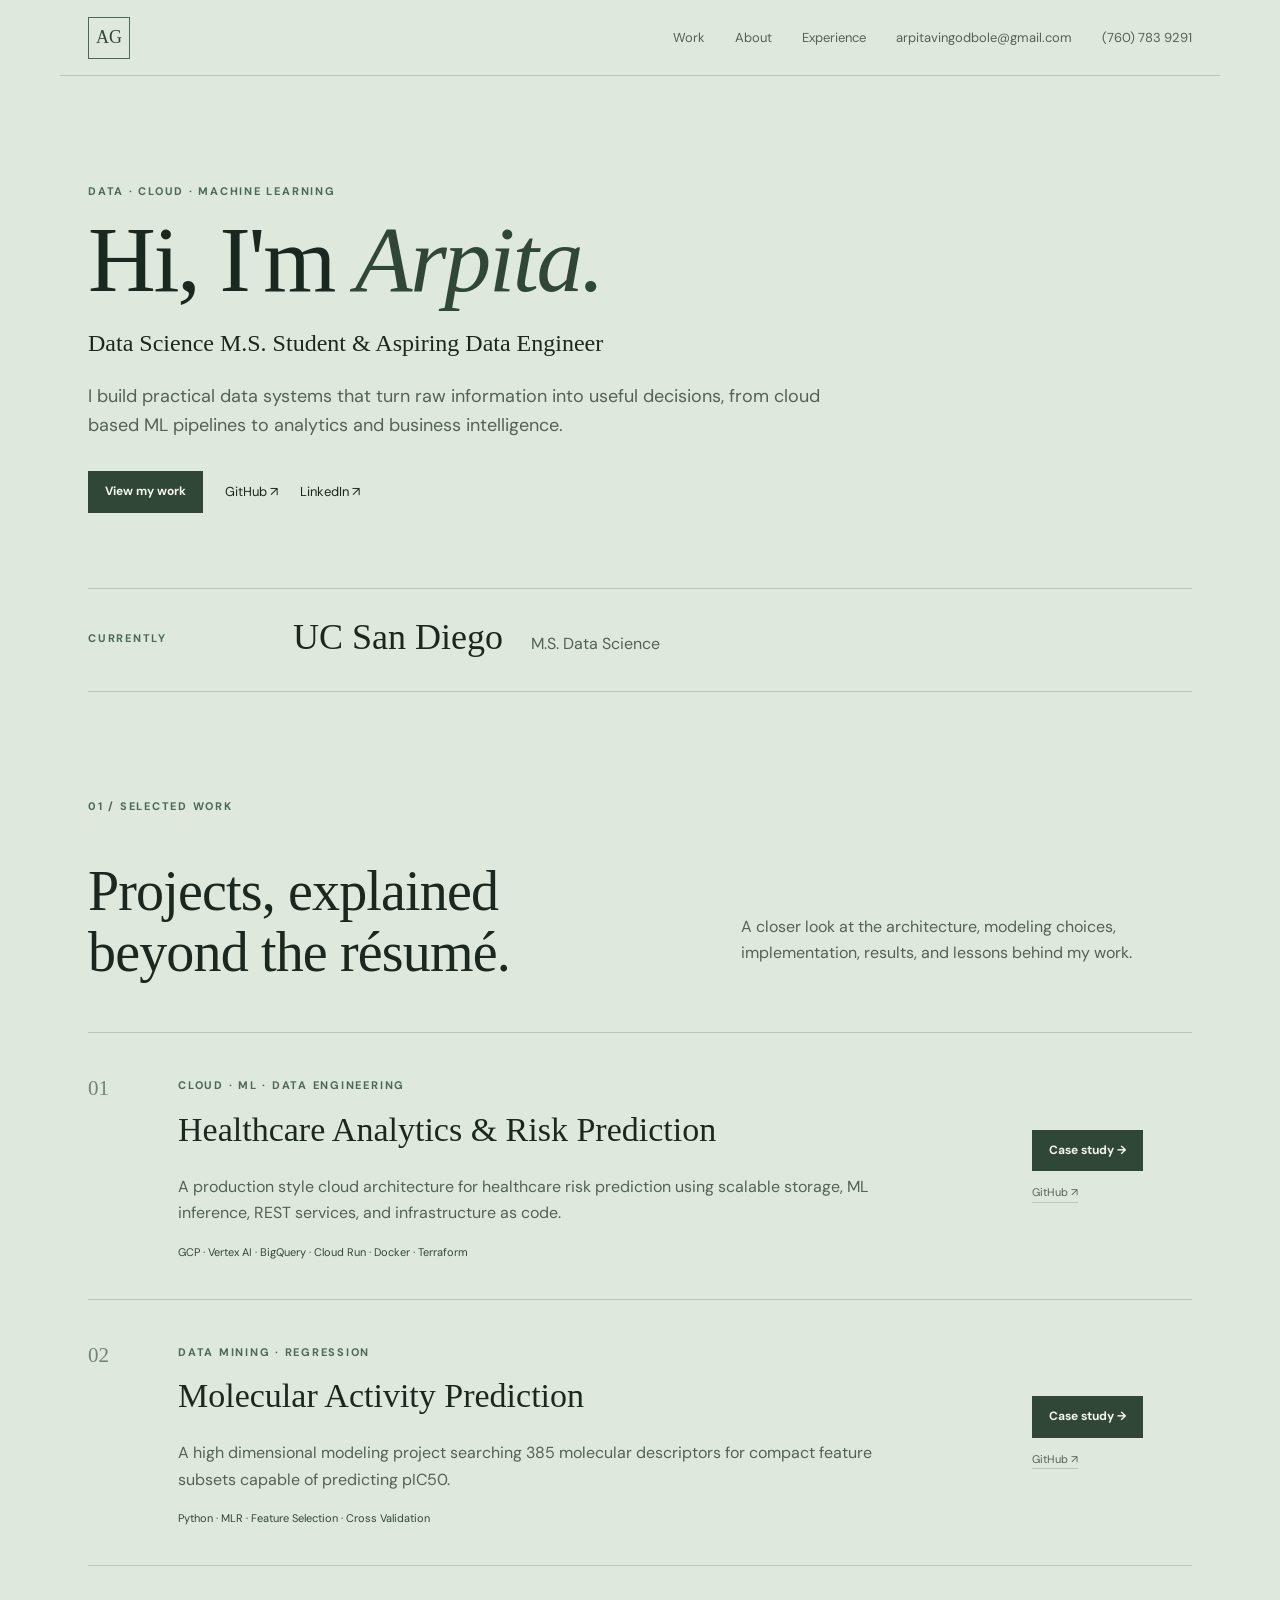
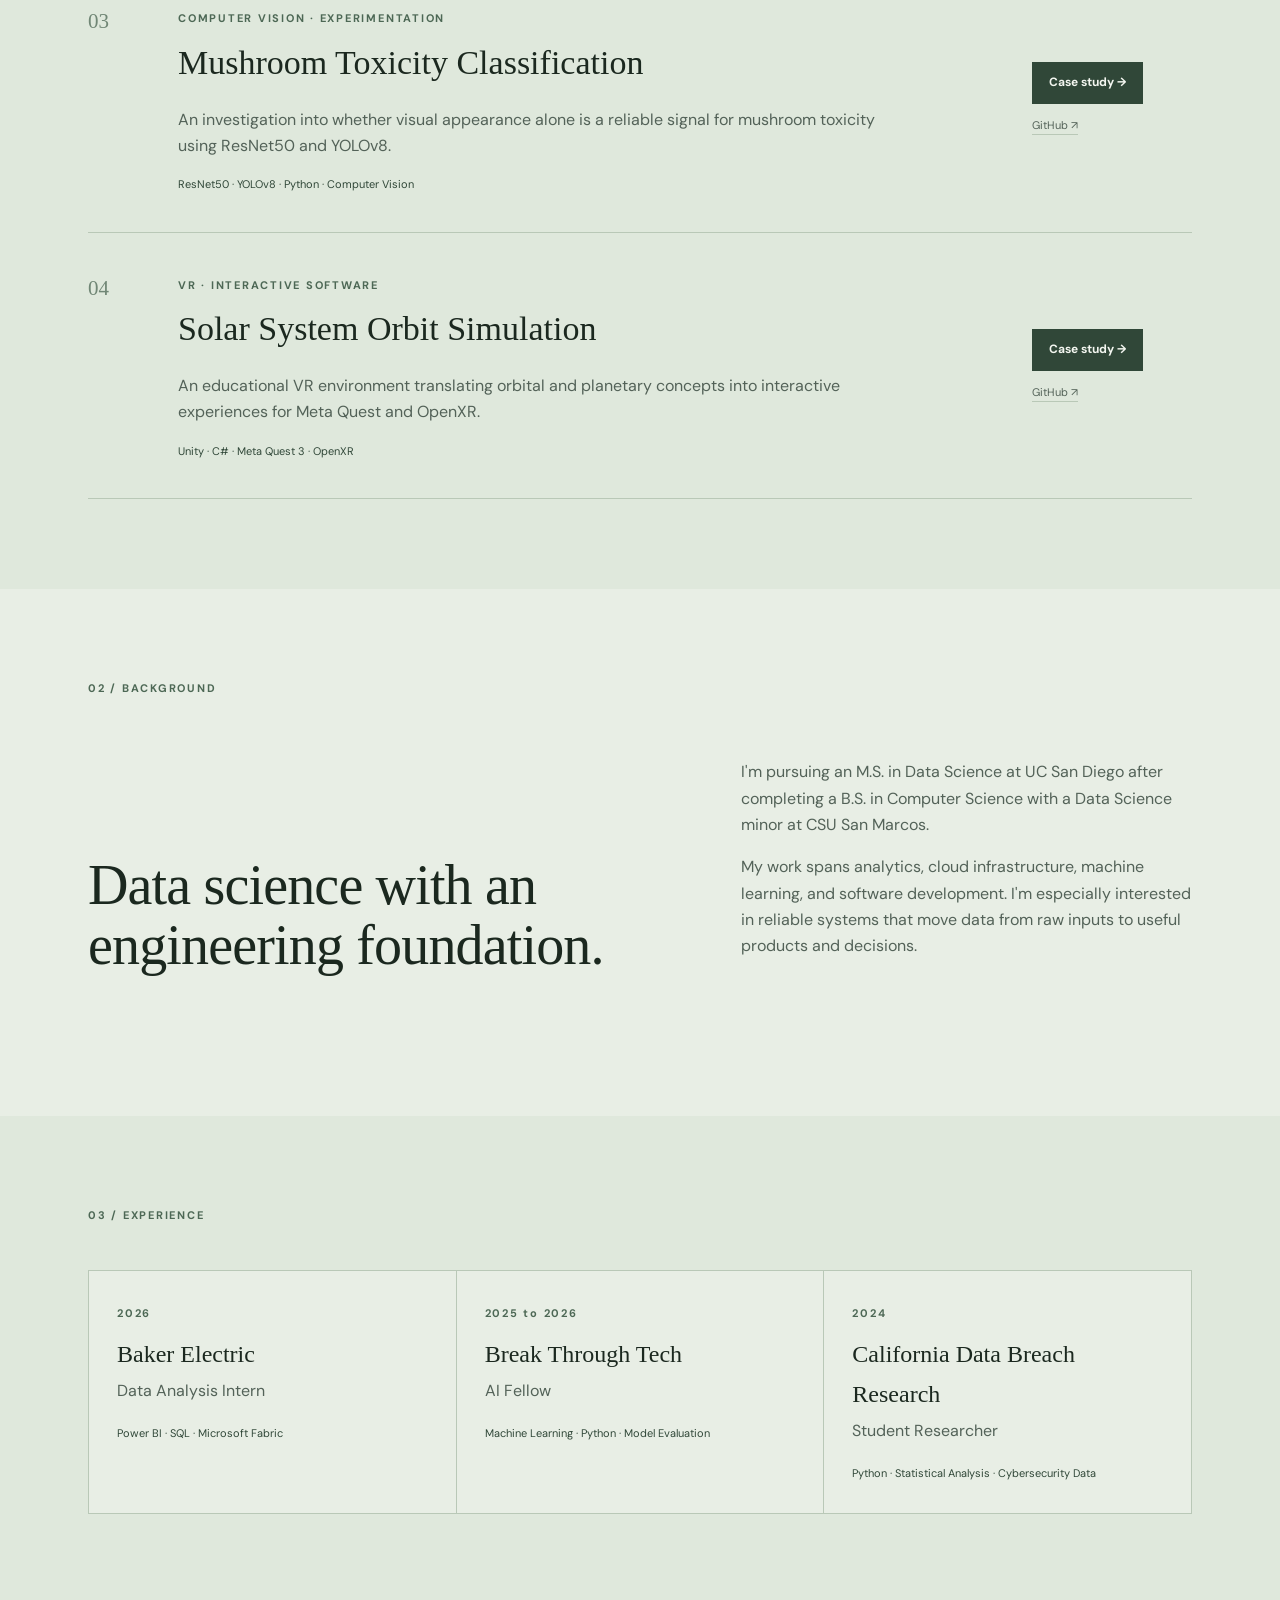
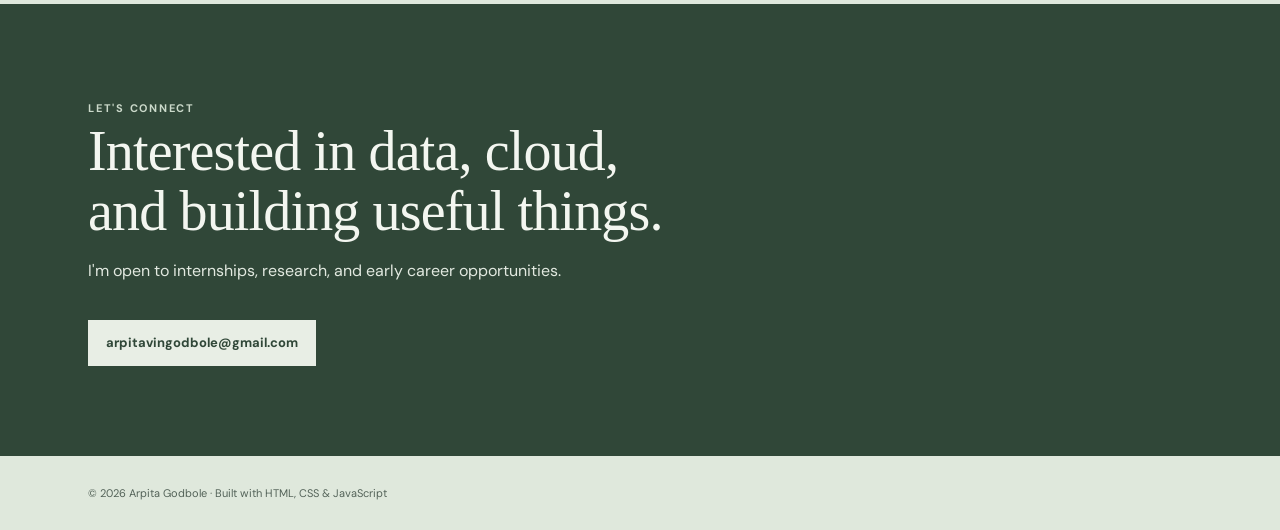
<file: index.html>
<!doctype html><html lang="en"><head><meta charset="utf-8"><meta name="viewport" content="width=device-width,initial-scale=1"><meta name="description" content="Arpita Godbole | Data Science, data engineering, cloud and machine learning portfolio"><title>Arpita Godbole | Data Science</title><link rel="preconnect" href="https://fonts.googleapis.com"><link rel="preconnect" href="https://fonts.gstatic.com" crossorigin><link href="https://fonts.googleapis.com/css2?family=DM+Sans:wght@400;500;600;700&family=DM+Serif+Display&display=swap" rel="stylesheet"><link rel="stylesheet" href="style.css"></head><body><header><a class="brand" href="#top">AG</a><nav><a href="#work">Work</a><a href="#about">About</a><a href="#experience">Experience</a><a href="mailto:arpitavingodbole@gmail.com">arpitavingodbole@gmail.com</a><a href="tel:+17607839291">(760) 783 9291</a></nav></header><main id="top"><section class="hero"><div><p class="eyebrow">DATA · CLOUD · MACHINE LEARNING</p><h1>Hi, I'm <em>Arpita.</em></h1><h2>Data Science M.S. Student &amp; Aspiring Data Engineer</h2><p class="lead">I build practical data systems that turn raw information into useful decisions, from cloud based ML pipelines to analytics and business intelligence.</p><div class="actions"><a class="button" href="#work">View my work</a><a href="https://github.com/arpitag2025" target="_blank">GitHub ↗</a><a href="https://www.linkedin.com/in/arpitagodbole04" target="_blank">LinkedIn ↗</a></div></div></section><section class="currently"><p class="eyebrow">CURRENTLY</p><div class="currently-line"><h2>UC San Diego</h2><p>M.S. Data Science</p></div></section><section id="work" class="section"><p class="label">01 / SELECTED WORK</p><div class="intro"><h2>Projects, explained beyond the résumé.</h2><p>A closer look at the architecture, modeling choices, implementation, results, and lessons behind my work.</p></div><div class="projects"><article><b>01</b><div><small>CLOUD · ML · DATA ENGINEERING</small><h3>Healthcare Analytics &amp; Risk Prediction</h3><p>A production style cloud architecture for healthcare risk prediction using scalable storage, ML inference, REST services, and infrastructure as code.</p><div class="tags">GCP · Vertex AI · BigQuery · Cloud Run · Docker · Terraform</div></div><div><a class="button" href="healthcare.html">Case study →</a><a class="repo" href="https://github.com/arpitag2025/RiskPredictionSystem">GitHub ↗</a></div></article><article><b>02</b><div><small>DATA MINING · REGRESSION</small><h3>Molecular Activity Prediction</h3><p>A high dimensional modeling project searching 385 molecular descriptors for compact feature subsets capable of predicting pIC50.</p><div class="tags">Python · MLR · Feature Selection · Cross Validation</div></div><div><a class="button" href="molecular.html">Case study →</a><a class="repo" href="https://github.com/arpitag2025/molecular-activity-prediction">GitHub ↗</a></div></article><article><b>03</b><div><small>COMPUTER VISION · EXPERIMENTATION</small><h3>Mushroom Toxicity Classification</h3><p>An investigation into whether visual appearance alone is a reliable signal for mushroom toxicity using ResNet50 and YOLOv8.</p><div class="tags">ResNet50 · YOLOv8 · Python · Computer Vision</div></div><div><a class="button" href="mushroom.html">Case study →</a><a class="repo" href="https://github.com/arpitag2025/Mushroom-Toxicity-Classification">GitHub ↗</a></div></article><article><b>04</b><div><small>VR · INTERACTIVE SOFTWARE</small><h3>Solar System Orbit Simulation</h3><p>An educational VR environment translating orbital and planetary concepts into interactive experiences for Meta Quest and OpenXR.</p><div class="tags">Unity · C# · Meta Quest 3 · OpenXR</div></div><div><a class="button" href="orbit.html">Case study →</a><a class="repo" href="https://github.com/arpitag2025/FALL2025-VR-Orbit-Simulation">GitHub ↗</a></div></article></div></section><section id="about" class="section pale"><p class="label">02 / BACKGROUND</p><div class="two"><h2>Data science with an engineering foundation.</h2><div><p>I'm pursuing an M.S. in Data Science at UC San Diego after completing a B.S. in Computer Science with a Data Science minor at CSU San Marcos.</p><p>My work spans analytics, cloud infrastructure, machine learning, and software development. I'm especially interested in reliable systems that move data from raw inputs to useful products and decisions.</p></div></div></section><section id="experience" class="section"><p class="label">03 / EXPERIENCE</p><div class="experience"><article><small>2026</small><h3>Baker Electric</h3><p>Data Analysis Intern</p><span>Power BI · SQL · Microsoft Fabric</span></article><article><small>2025 to 2026</small><h3>Break Through Tech</h3><p>AI Fellow</p><span>Machine Learning · Python · Model Evaluation</span></article><article><small>2024</small><h3>California Data Breach Research</h3><p>Student Researcher</p><span>Python · Statistical Analysis · Cybersecurity Data</span></article></div></section><section class="contact"><small>LET'S CONNECT</small><h2>Interested in data, cloud,<br>and building useful things.</h2><p>I'm open to internships, research, and early career opportunities.</p><a class="white" href="mailto:arpitavingodbole@gmail.com">arpitavingodbole@gmail.com</a></section></main><footer>© <span id="year"></span> Arpita Godbole · Built with HTML, CSS &amp; JavaScript</footer><script src="script.js"></script></body></html>
</file>
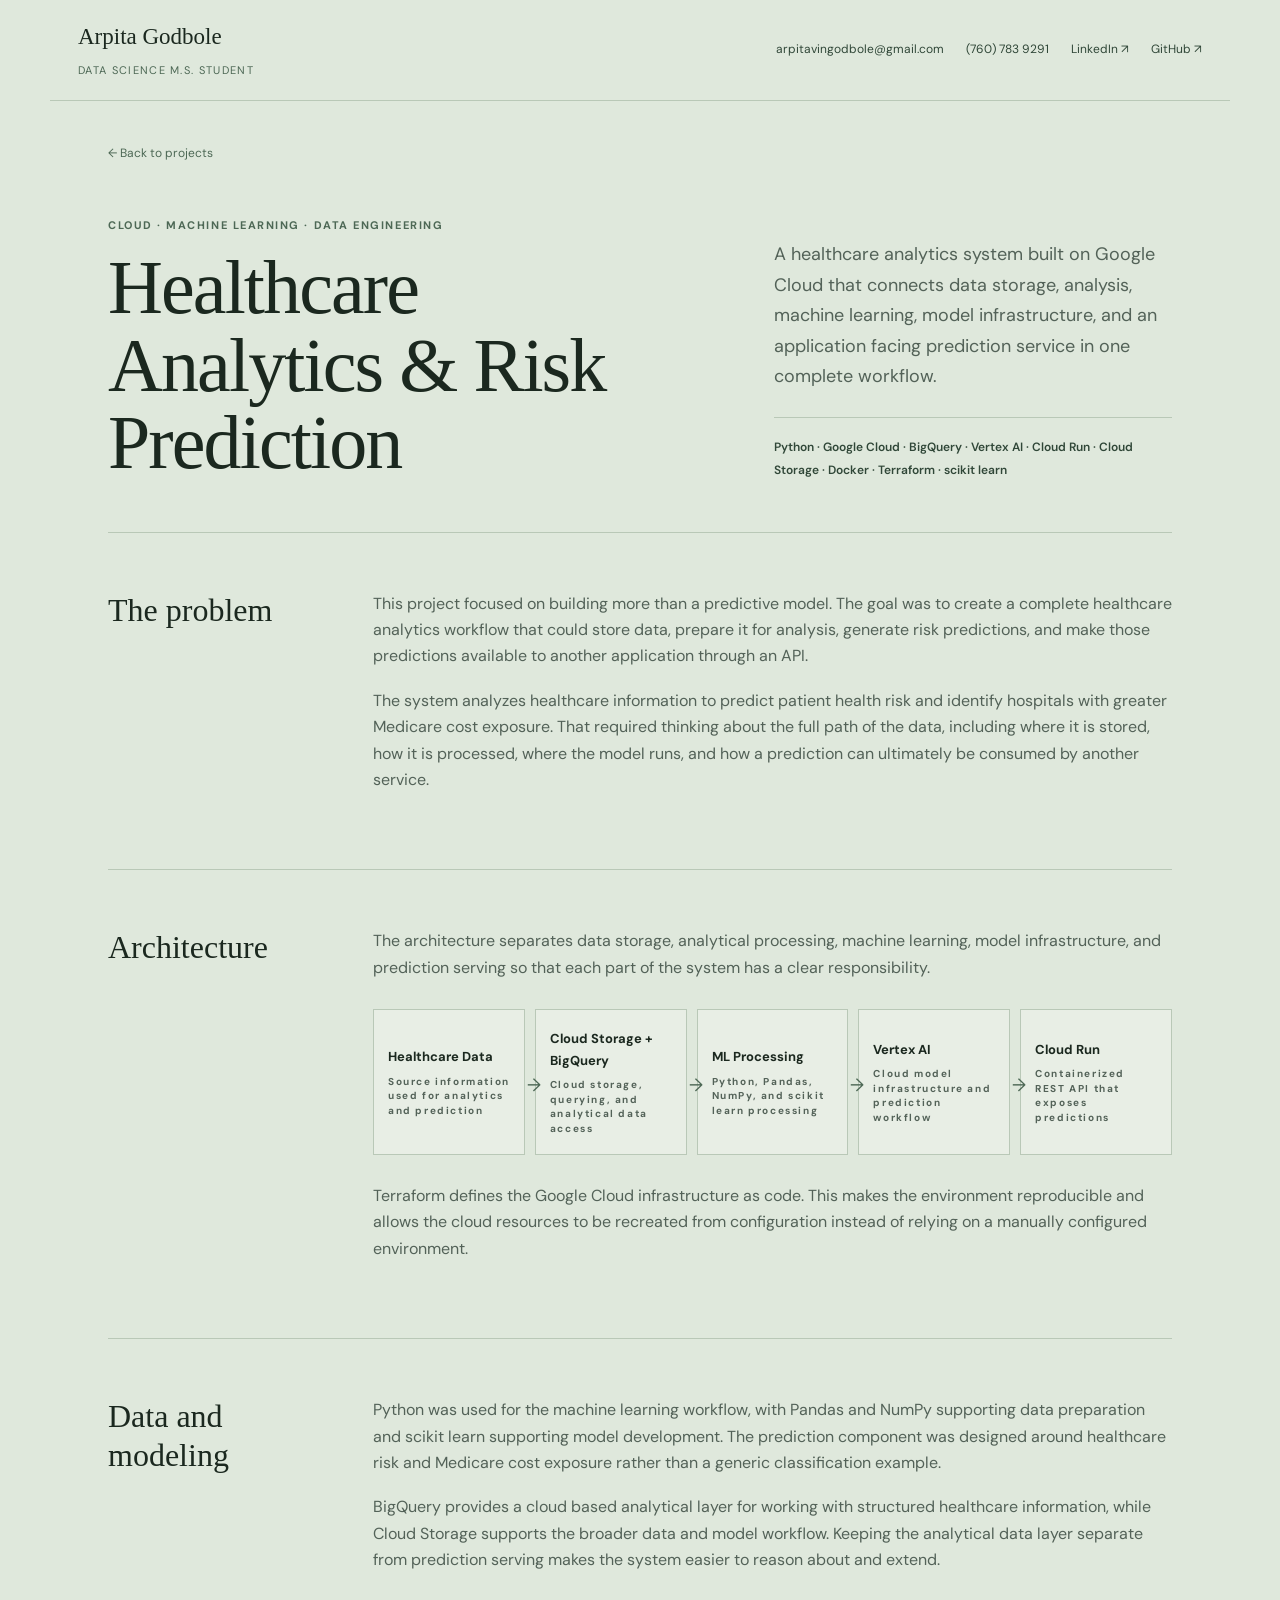
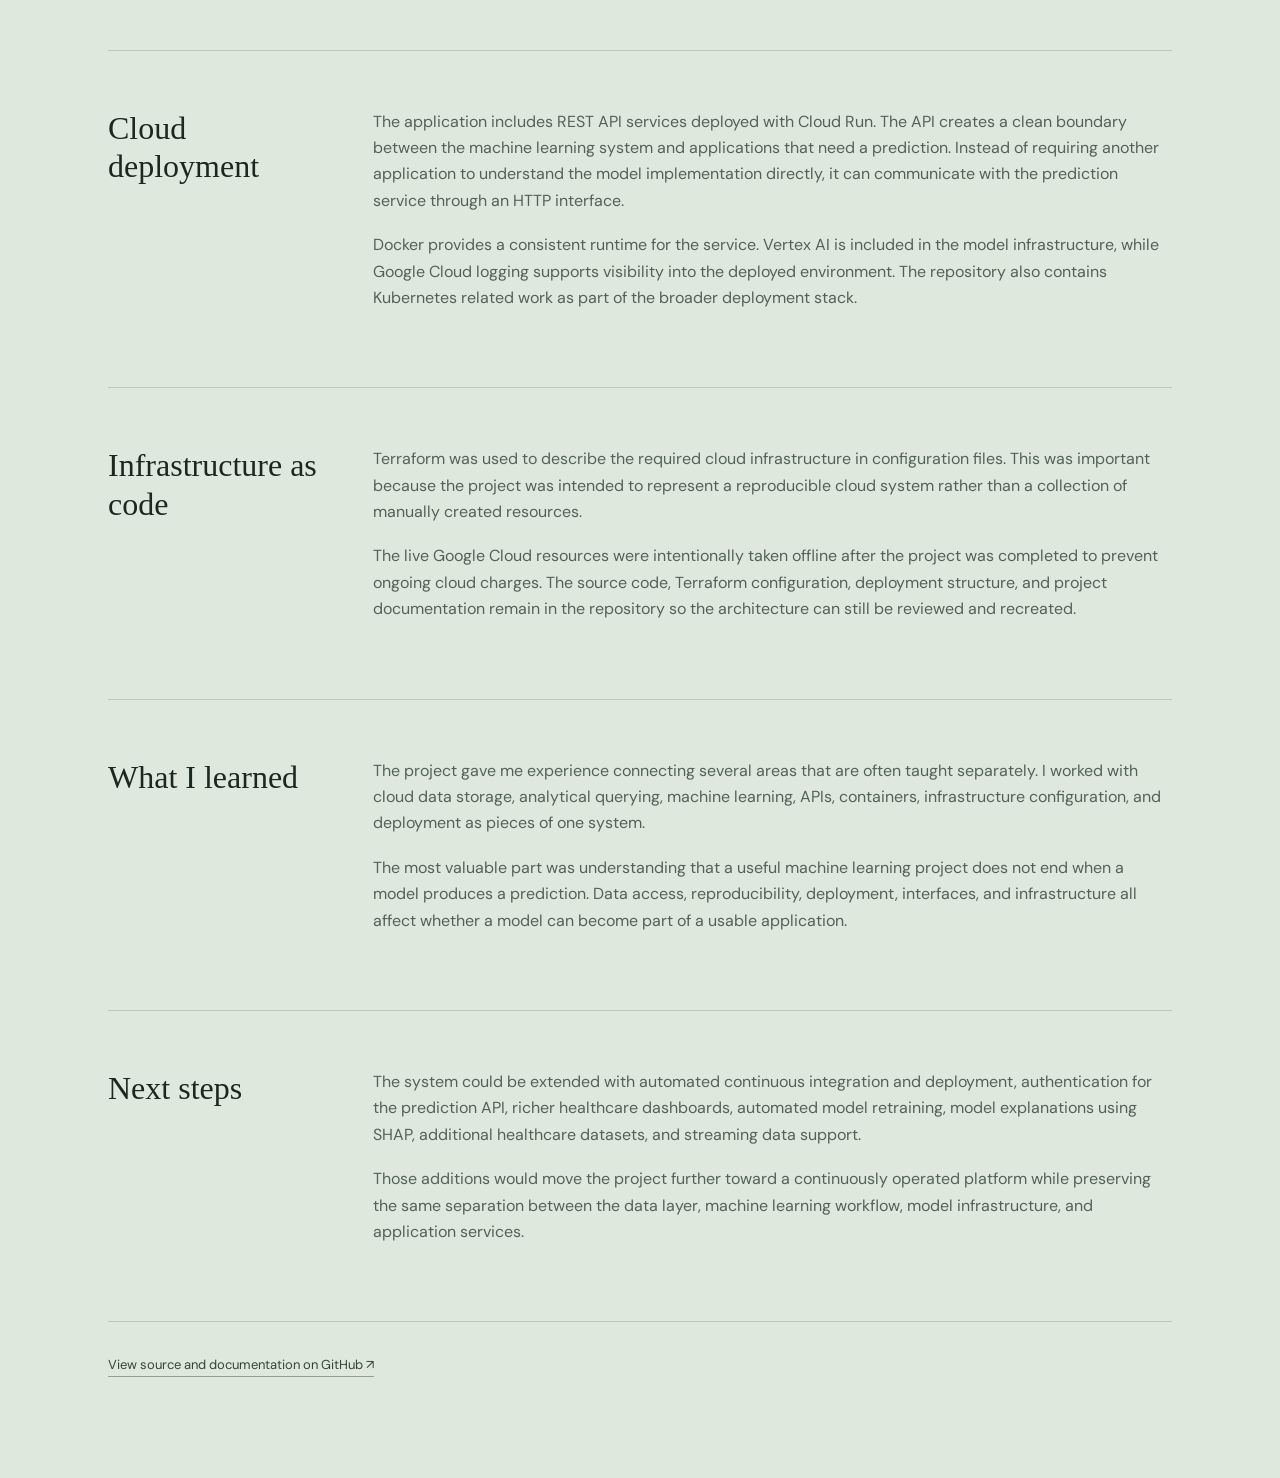
<file: healthcare.html>
<!doctype html><html><head><meta charset="utf-8"><meta name="viewport" content="width=device-width,initial-scale=1"><title>Healthcare Risk Prediction | Arpita Godbole</title><link rel="stylesheet" href="style.css"><link href="https://fonts.googleapis.com/css2?family=DM+Sans:wght@400;500;600;700&family=DM+Serif+Display&display=swap" rel="stylesheet"></head><body><header class="sitebar"><div class="identity"><strong>Arpita Godbole</strong><span>DATA SCIENCE M.S. STUDENT</span></div><div class="contact-top"><a href="mailto:arpitavingodbole@gmail.com">arpitavingodbole@gmail.com</a><a href="tel:+17607839291">(760) 783 9291</a><a href="https://www.linkedin.com/in/arpitagodbole04" target="_blank">LinkedIn ↗</a><a href="https://github.com/arpitag2025" target="_blank">GitHub ↗</a></div></header><main class="case"><a class="back" href="index.html#work">← Back to projects</a><header class="casehead"><div class="case-title"><small>CLOUD · MACHINE LEARNING · DATA ENGINEERING</small><h1>Healthcare Analytics &amp; Risk Prediction</h1></div><div class="case-summary"><p class="lead">A healthcare analytics system built on Google Cloud that connects data storage, analysis, machine learning, model infrastructure, and an application facing prediction service in one complete workflow.</p><p class="hero-tech">Python · Google Cloud · BigQuery · Vertex AI · Cloud Run · Cloud Storage · Docker · Terraform · scikit learn</p></div></header><section><h2>The problem</h2><div class="copy"><p>This project focused on building more than a predictive model. The goal was to create a complete healthcare analytics workflow that could store data, prepare it for analysis, generate risk predictions, and make those predictions available to another application through an API.</p><p>The system analyzes healthcare information to predict patient health risk and identify hospitals with greater Medicare cost exposure. That required thinking about the full path of the data, including where it is stored, how it is processed, where the model runs, and how a prediction can ultimately be consumed by another service.</p></div></section><section><h2>Architecture</h2><div class="copy"><p>The architecture separates data storage, analytical processing, machine learning, model infrastructure, and prediction serving so that each part of the system has a clear responsibility.</p><div class="architecture"><div class="arch-node"><b>Healthcare Data</b><small>Source information used for analytics and prediction</small></div><div class="arch-node"><b>Cloud Storage + BigQuery</b><small>Cloud storage, querying, and analytical data access</small></div><div class="arch-node"><b>ML Processing</b><small>Python, Pandas, NumPy, and scikit learn processing</small></div><div class="arch-node"><b>Vertex AI</b><small>Cloud model infrastructure and prediction workflow</small></div><div class="arch-node"><b>Cloud Run</b><small>Containerized REST API that exposes predictions</small></div></div><p>Terraform defines the Google Cloud infrastructure as code. This makes the environment reproducible and allows the cloud resources to be recreated from configuration instead of relying on a manually configured environment.</p></div></section><section><h2>Data and modeling</h2><div class="copy"><p>Python was used for the machine learning workflow, with Pandas and NumPy supporting data preparation and scikit learn supporting model development. The prediction component was designed around healthcare risk and Medicare cost exposure rather than a generic classification example.</p><p>BigQuery provides a cloud based analytical layer for working with structured healthcare information, while Cloud Storage supports the broader data and model workflow. Keeping the analytical data layer separate from prediction serving makes the system easier to reason about and extend.</p></div></section><section><h2>Cloud deployment</h2><div class="copy"><p>The application includes REST API services deployed with Cloud Run. The API creates a clean boundary between the machine learning system and applications that need a prediction. Instead of requiring another application to understand the model implementation directly, it can communicate with the prediction service through an HTTP interface.</p><p>Docker provides a consistent runtime for the service. Vertex AI is included in the model infrastructure, while Google Cloud logging supports visibility into the deployed environment. The repository also contains Kubernetes related work as part of the broader deployment stack.</p></div></section><section><h2>Infrastructure as code</h2><div class="copy"><p>Terraform was used to describe the required cloud infrastructure in configuration files. This was important because the project was intended to represent a reproducible cloud system rather than a collection of manually created resources.</p><p>The live Google Cloud resources were intentionally taken offline after the project was completed to prevent ongoing cloud charges. The source code, Terraform configuration, deployment structure, and project documentation remain in the repository so the architecture can still be reviewed and recreated.</p></div></section><section><h2>What I learned</h2><div class="copy"><p>The project gave me experience connecting several areas that are often taught separately. I worked with cloud data storage, analytical querying, machine learning, APIs, containers, infrastructure configuration, and deployment as pieces of one system.</p><p>The most valuable part was understanding that a useful machine learning project does not end when a model produces a prediction. Data access, reproducibility, deployment, interfaces, and infrastructure all affect whether a model can become part of a usable application.</p></div></section><section><h2>Next steps</h2><div class="copy"><p>The system could be extended with automated continuous integration and deployment, authentication for the prediction API, richer healthcare dashboards, automated model retraining, model explanations using SHAP, additional healthcare datasets, and streaming data support.</p><p>Those additions would move the project further toward a continuously operated platform while preserving the same separation between the data layer, machine learning workflow, model infrastructure, and application services.</p></div></section><a class="source" href="https://github.com/arpitag2025/RiskPredictionSystem" target="_blank">View source and documentation on GitHub ↗</a></main></body></html>
</file>
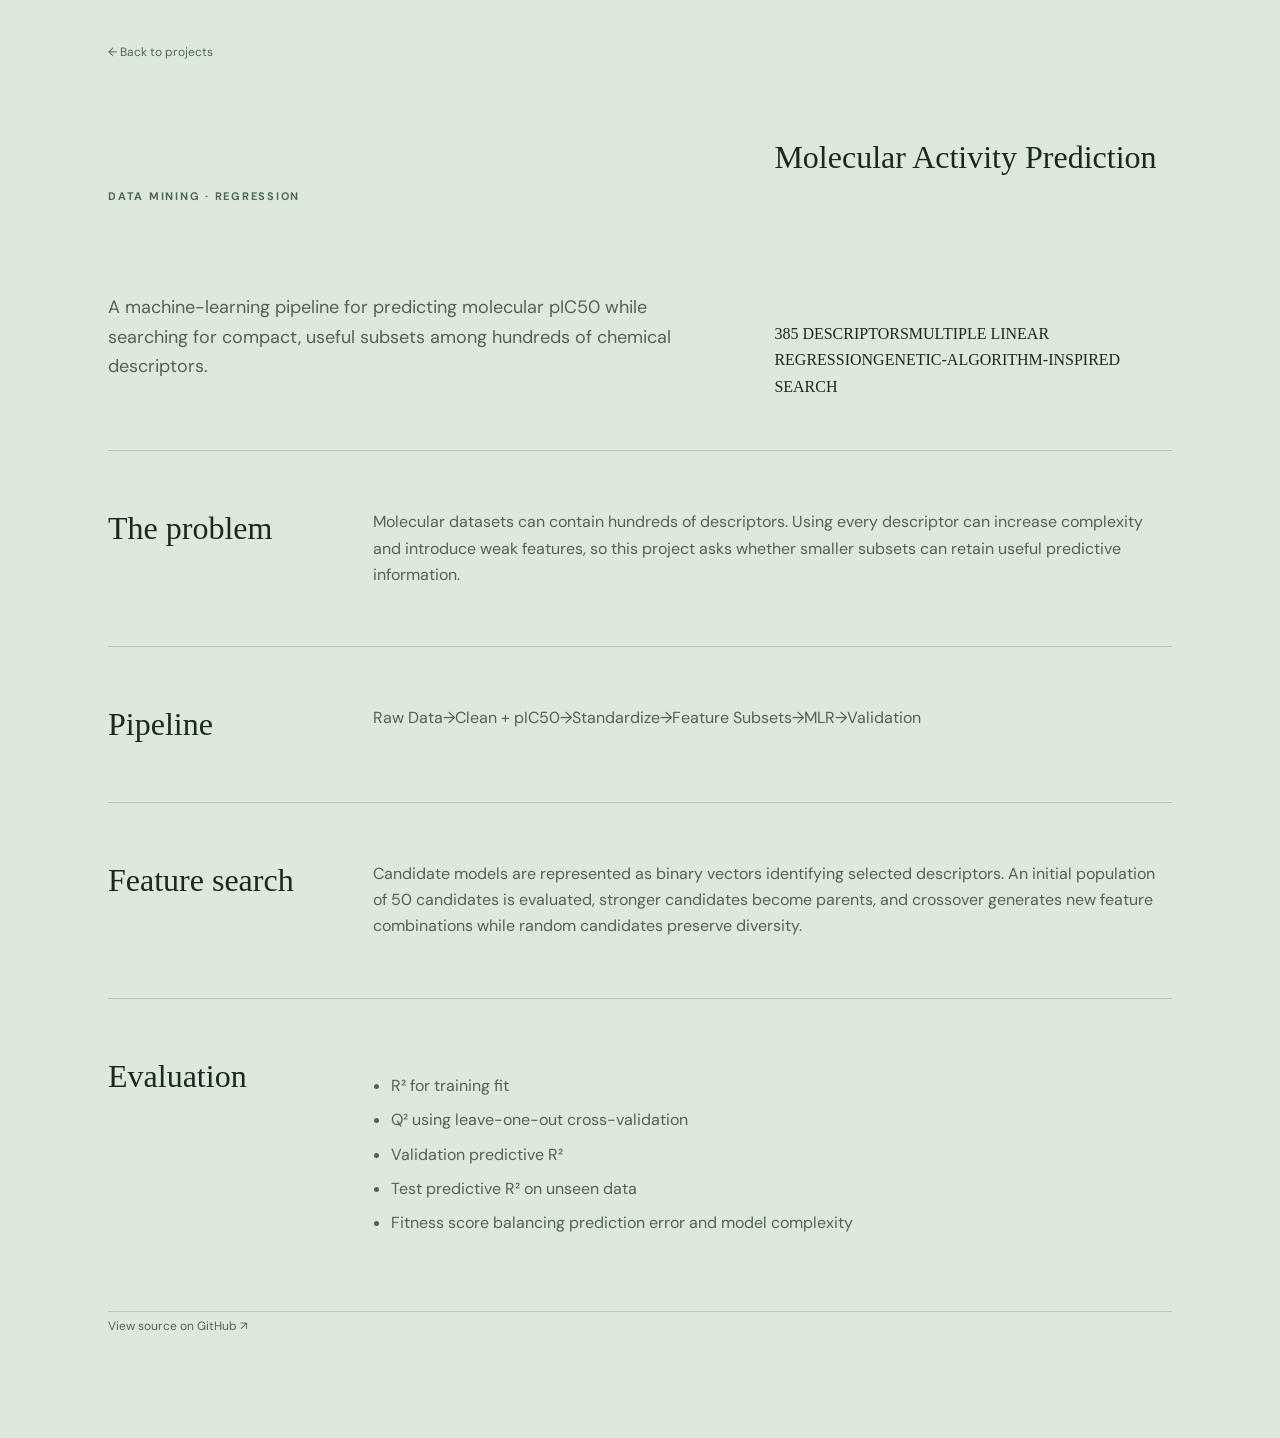
<file: molecular.html>
<!doctype html><html><head><meta charset="utf-8"><meta name="viewport" content="width=device-width,initial-scale=1"><title>Molecular Activity Prediction | Arpita Godbole</title><link rel="stylesheet" href="style.css"><link href="https://fonts.googleapis.com/css2?family=DM+Sans:wght@400;500;600;700&family=DM+Serif+Display&display=swap" rel="stylesheet"></head><body><main class="case"><a class="back" href="index.html#work">← Back to projects</a><header class="casehead"><small>DATA MINING · REGRESSION</small><h1>Molecular Activity Prediction</h1><p class="lead">A machine-learning pipeline for predicting molecular pIC50 while searching for compact, useful subsets among hundreds of chemical descriptors.</p><div class="meta"><span>385 DESCRIPTORS</span><span>MULTIPLE LINEAR REGRESSION</span><span>GENETIC-ALGORITHM-INSPIRED SEARCH</span></div></header><section><h2>The problem</h2><div class="copy">Molecular datasets can contain hundreds of descriptors. Using every descriptor can increase complexity and introduce weak features, so this project asks whether smaller subsets can retain useful predictive information.</div></section><section><h2>Pipeline</h2><div class="copy"><div class="flow"><span>Raw Data</span>→<span>Clean + pIC50</span>→<span>Standardize</span>→<span>Feature Subsets</span>→<span>MLR</span>→<span>Validation</span></div></div></section><section><h2>Feature search</h2><div class="copy">Candidate models are represented as binary vectors identifying selected descriptors. An initial population of 50 candidates is evaluated, stronger candidates become parents, and crossover generates new feature combinations while random candidates preserve diversity.</div></section><section><h2>Evaluation</h2><div class="copy"><ul><li>R² for training fit</li><li>Q² using leave-one-out cross-validation</li><li>Validation predictive R²</li><li>Test predictive R² on unseen data</li><li>Fitness score balancing prediction error and model complexity</li></ul></div></section><a class="back" href="https://github.com/arpitag2025/molecular-activity-prediction">View source on GitHub ↗</a></main></body></html>
</file>
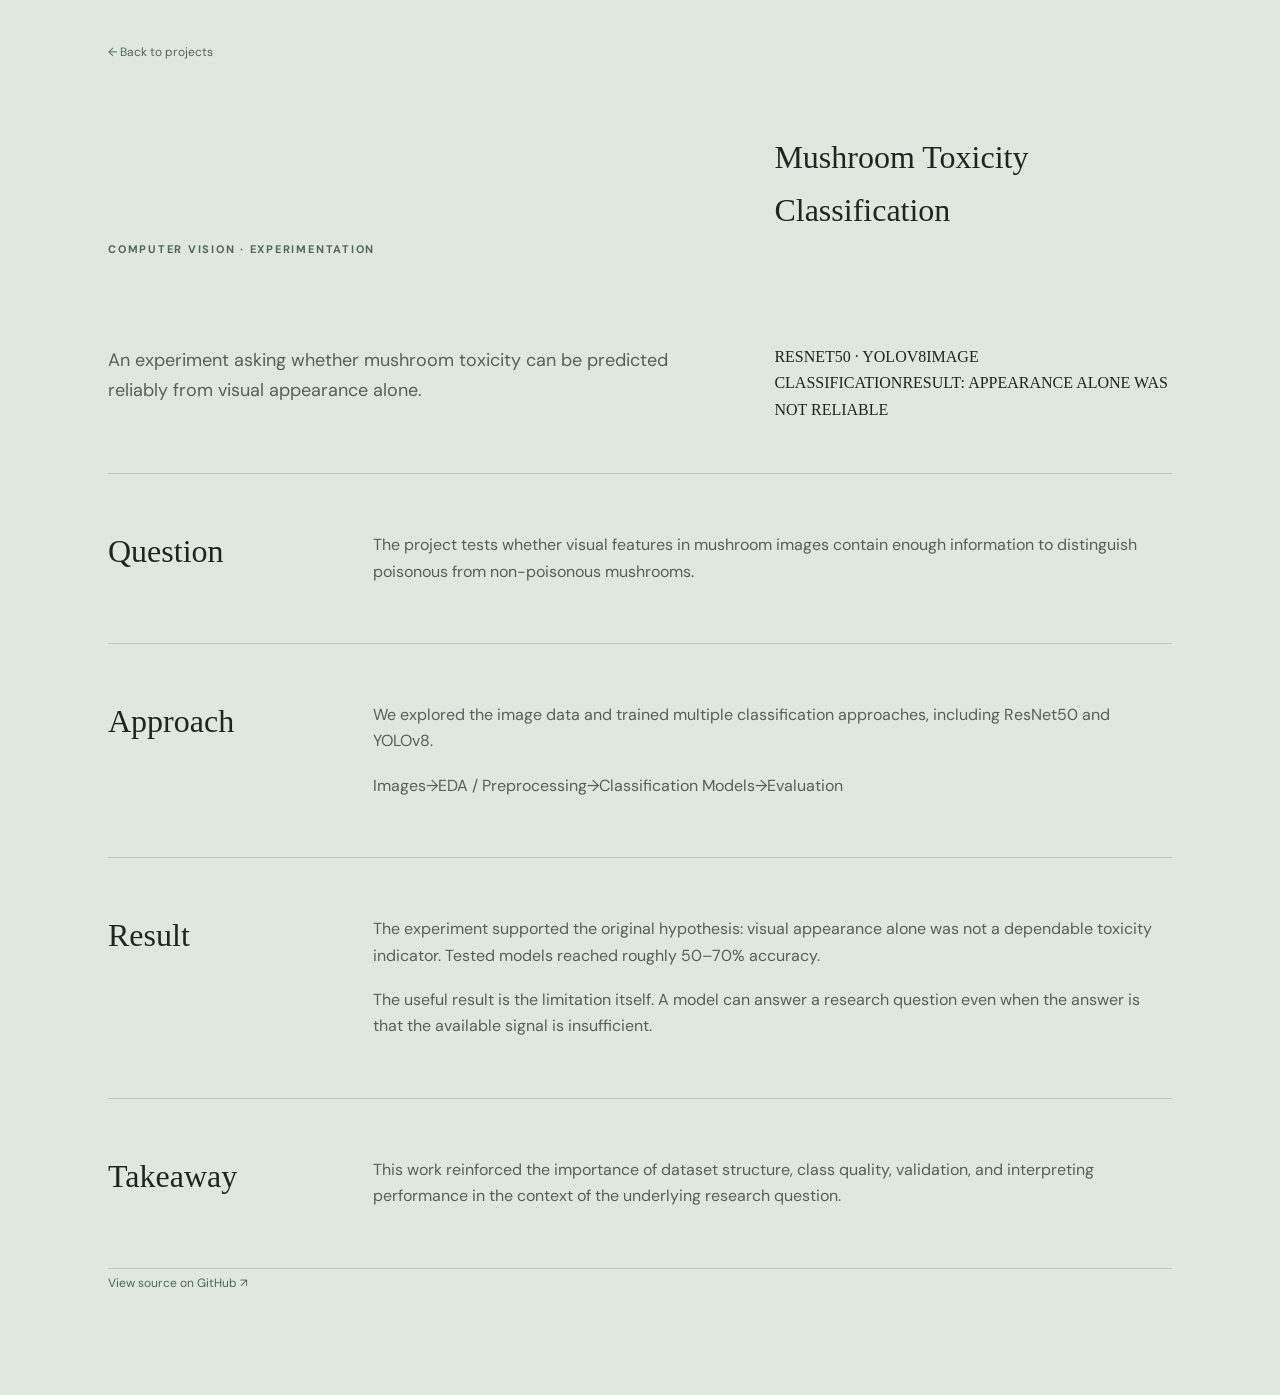
<file: mushroom.html>
<!doctype html><html><head><meta charset="utf-8"><meta name="viewport" content="width=device-width,initial-scale=1"><title>Mushroom Toxicity Classification | Arpita Godbole</title><link rel="stylesheet" href="style.css"><link href="https://fonts.googleapis.com/css2?family=DM+Sans:wght@400;500;600;700&family=DM+Serif+Display&display=swap" rel="stylesheet"></head><body><main class="case"><a class="back" href="index.html#work">← Back to projects</a><header class="casehead"><small>COMPUTER VISION · EXPERIMENTATION</small><h1>Mushroom Toxicity Classification</h1><p class="lead">An experiment asking whether mushroom toxicity can be predicted reliably from visual appearance alone.</p><div class="meta"><span>RESNET50 · YOLOV8</span><span>IMAGE CLASSIFICATION</span><span>RESULT: APPEARANCE ALONE WAS NOT RELIABLE</span></div></header><section><h2>Question</h2><div class="copy">The project tests whether visual features in mushroom images contain enough information to distinguish poisonous from non-poisonous mushrooms.</div></section><section><h2>Approach</h2><div class="copy"><p>We explored the image data and trained multiple classification approaches, including ResNet50 and YOLOv8.</p><div class="flow"><span>Images</span>→<span>EDA / Preprocessing</span>→<span>Classification Models</span>→<span>Evaluation</span></div></div></section><section><h2>Result</h2><div class="copy"><p>The experiment supported the original hypothesis: visual appearance alone was not a dependable toxicity indicator. Tested models reached roughly 50–70% accuracy.</p><div class="callout">The useful result is the limitation itself. A model can answer a research question even when the answer is that the available signal is insufficient.</div></div></section><section><h2>Takeaway</h2><div class="copy">This work reinforced the importance of dataset structure, class quality, validation, and interpreting performance in the context of the underlying research question.</div></section><a class="back" href="https://github.com/arpitag2025/Mushroom-Toxicity-Classification">View source on GitHub ↗</a></main></body></html>
</file>
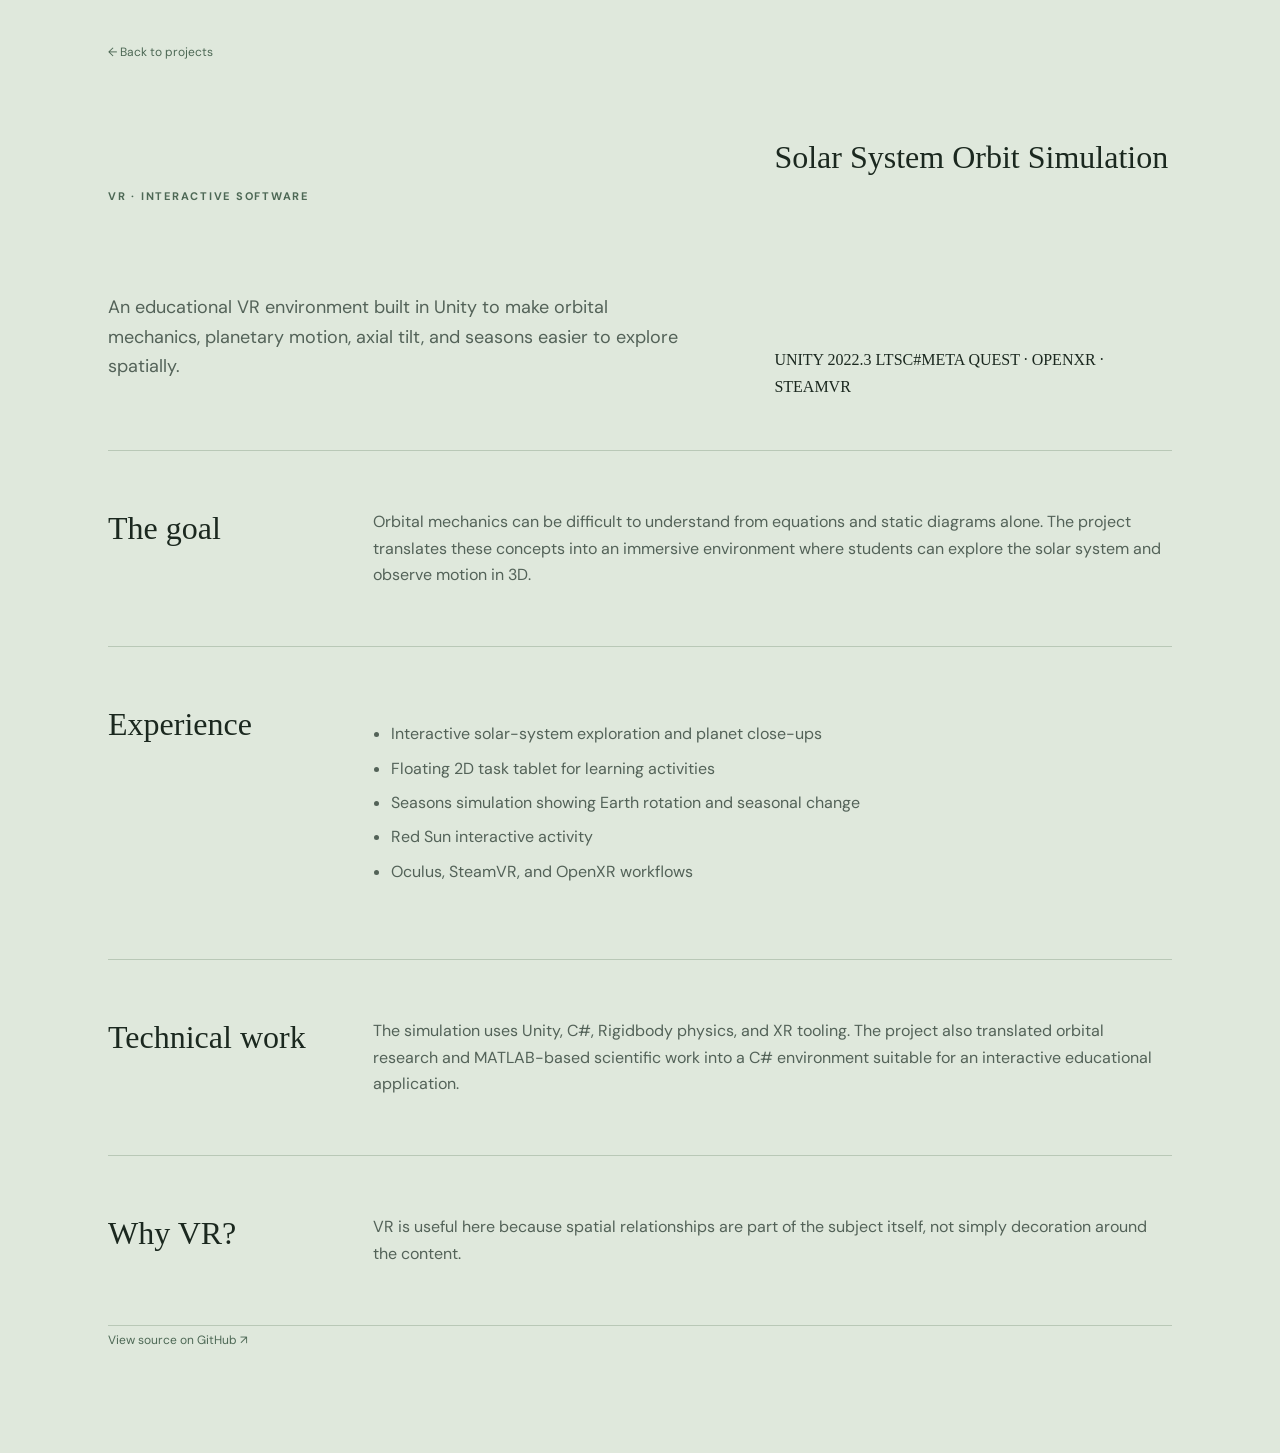
<file: orbit.html>
<!doctype html><html><head><meta charset="utf-8"><meta name="viewport" content="width=device-width,initial-scale=1"><title>VR Orbit Simulation | Arpita Godbole</title><link rel="stylesheet" href="style.css"><link href="https://fonts.googleapis.com/css2?family=DM+Sans:wght@400;500;600;700&family=DM+Serif+Display&display=swap" rel="stylesheet"></head><body><main class="case"><a class="back" href="index.html#work">← Back to projects</a><header class="casehead"><small>VR · INTERACTIVE SOFTWARE</small><h1>Solar System Orbit Simulation</h1><p class="lead">An educational VR environment built in Unity to make orbital mechanics, planetary motion, axial tilt, and seasons easier to explore spatially.</p><div class="meta"><span>UNITY 2022.3 LTS</span><span>C#</span><span>META QUEST · OPENXR · STEAMVR</span></div></header><section><h2>The goal</h2><div class="copy">Orbital mechanics can be difficult to understand from equations and static diagrams alone. The project translates these concepts into an immersive environment where students can explore the solar system and observe motion in 3D.</div></section><section><h2>Experience</h2><div class="copy"><ul><li>Interactive solar-system exploration and planet close-ups</li><li>Floating 2D task tablet for learning activities</li><li>Seasons simulation showing Earth rotation and seasonal change</li><li>Red Sun interactive activity</li><li>Oculus, SteamVR, and OpenXR workflows</li></ul></div></section><section><h2>Technical work</h2><div class="copy">The simulation uses Unity, C#, Rigidbody physics, and XR tooling. The project also translated orbital research and MATLAB-based scientific work into a C# environment suitable for an interactive educational application.</div></section><section><h2>Why VR?</h2><div class="copy"><div class="callout">VR is useful here because spatial relationships are part of the subject itself, not simply decoration around the content.</div></div></section><a class="back" href="https://github.com/arpitag2025/FALL2025-VR-Orbit-Simulation">View source on GitHub ↗</a></main></body></html>
</file>
<file: style.css>
:root{--ink:#1b281f;--muted:#536258;--accent:#4d6855;--deep:#304738;--sage:#dfe8dc;--sage2:#e8eee5;--sage3:#d4dfd1;--line:#b9c8b7;--light:#f3f6f0}*{box-sizing:border-box}html{scroll-behavior:smooth}body{margin:0;color:var(--ink);background:var(--sage);font-family:Georgia,'Times New Roman',serif;line-height:1.65}a{color:inherit;text-decoration:none}p,nav,.button,.repo,.tags,.contact-top,.hero-tech,.copy,.experience span,.currently-line p{font-family:'DM Sans',Arial,sans-serif}header:not(.casehead):not(.sitebar){height:76px;max-width:1160px;margin:auto;padding:0 28px;display:flex;align-items:center;justify-content:space-between;border-bottom:1px solid var(--line)}.brand{width:42px;height:42px;display:grid;place-items:center;border:1px solid var(--accent);font-size:18px;color:var(--deep)}nav{display:flex;gap:30px;font-size:13px;color:var(--muted)}nav a:hover{color:var(--deep)}.hero{max-width:1160px;margin:auto;padding:95px 28px 75px;min-height:auto}.hero>div{max-width:850px}.eyebrow,.label,small{font-family:'DM Sans',Arial,sans-serif;font-size:11px;letter-spacing:.16em;font-weight:700;color:var(--accent)}h1,h2,h3{font-family:Georgia,'Times New Roman',serif;font-weight:400}.hero h1{font-size:clamp(58px,7.5vw,94px);line-height:1;margin:12px 0 18px;letter-spacing:-.025em}.hero h1 em{font-style:italic;color:var(--deep)}.hero h2{font-size:24px;margin:0 0 18px}.lead{font-size:18px;color:var(--muted);max-width:760px}.actions{display:flex;gap:22px;align-items:center;flex-wrap:wrap;margin-top:30px;font-family:'DM Sans',Arial,sans-serif;font-size:13px}.button{display:inline-block;background:var(--deep);color:var(--light);padding:11px 17px;font-size:12px;font-weight:700}.button:hover{background:var(--accent)}.currently{max-width:1104px;margin:0 auto 15px;padding:30px 0 34px;border-top:1px solid var(--line);border-bottom:1px solid var(--line);display:grid;grid-template-columns:170px 1fr;gap:35px;align-items:center}.currently .eyebrow{margin:0}.currently-line{display:flex;align-items:baseline;gap:28px;flex-wrap:wrap}.currently-line h2{font-size:36px;line-height:1;margin:0}.currently-line p{margin:0;color:var(--muted);font-size:16px}.section{padding:90px max(28px,calc((100vw - 1104px)/2));background:var(--sage)}.pale{background:var(--sage2)}.label{margin:0 0 46px}.intro,.two{display:grid;grid-template-columns:1fr .8fr;gap:90px;align-items:end;margin-bottom:50px}.intro h2,.two h2,.contact h2{font-size:clamp(39px,5vw,56px);line-height:1.08;margin:0;letter-spacing:-.015em}.intro p,.two p{color:var(--muted)}.projects{border-top:1px solid var(--line)}.projects article{display:grid;grid-template-columns:60px 1fr 160px;gap:30px;align-items:center;padding:38px 0;border-bottom:1px solid var(--line)}.projects b{font-weight:400;color:#708675;font-size:21px;align-self:start}.projects h3{font-size:34px;margin:4px 0 8px}.projects p{color:var(--muted);max-width:700px}.tags{font-size:11px;color:var(--deep);margin-top:16px}.projects article>div:last-child{display:flex;flex-direction:column;gap:12px;align-items:flex-start}.repo{font-size:11px;color:var(--muted);border-bottom:1px solid var(--line)}.experience{display:grid;grid-template-columns:repeat(3,1fr);border-top:1px solid var(--line);border-left:1px solid var(--line)}.experience article{padding:28px;border-right:1px solid var(--line);border-bottom:1px solid var(--line);background:var(--sage2)}.experience h3{margin:10px 0 0;font-size:24px}.experience p{color:var(--muted);margin:3px 0 15px}.experience span{font-size:11px;color:var(--deep)}.contact{background:var(--deep);color:var(--light);padding:90px max(28px,calc((100vw - 1104px)/2))}.contact small{color:#cbd9ca}.contact p{color:#e2e9e0}.white{display:inline-block;background:var(--sage2);color:var(--deep);padding:12px 18px;font-family:'DM Sans',Arial,sans-serif;font-size:13px;font-weight:700;margin-top:20px}footer{max-width:1160px;margin:auto;padding:28px;font-family:'DM Sans',Arial,sans-serif;font-size:11px;color:var(--muted)}.sitebar{max-width:1180px;margin:auto;padding:18px 28px;display:flex;align-items:center;justify-content:space-between;gap:30px;border-bottom:1px solid var(--line)}.identity strong{font-size:23px;font-weight:400;display:block}.identity span{font-family:'DM Sans',Arial,sans-serif;font-size:11px;letter-spacing:.12em;color:var(--accent)}.contact-top{display:flex;gap:22px;flex-wrap:wrap;font-size:12px;color:var(--muted)}.contact-top a{color:var(--deep)}.case{max-width:1120px;margin:auto;padding:38px 28px 100px}.back{font-family:'DM Sans',Arial,sans-serif;font-size:12px;color:var(--accent)}.casehead{padding:45px 0 50px;border-bottom:1px solid var(--line);display:grid;grid-template-columns:minmax(0,1.2fr) minmax(300px,.8fr);gap:70px;align-items:end}.case-title small{font-size:11px;letter-spacing:.14em;font-weight:700;color:var(--accent)}.case-title h1{font-size:clamp(48px,6vw,76px);line-height:1.02;margin:12px 0 0;max-width:720px;letter-spacing:-.025em}.case-summary .lead{font-size:18px;line-height:1.7;color:var(--muted);margin:0}.hero-tech{margin:25px 0 0;padding-top:18px;border-top:1px solid var(--line);font-size:12px;line-height:1.9;color:var(--deep);font-weight:600}.case section{padding:58px 0;border-bottom:1px solid var(--line);display:grid;grid-template-columns:210px minmax(0,1fr);gap:55px}.case section h2{font-size:32px;line-height:1.2;margin:0}.copy{color:var(--muted);font-size:16px}.copy p{margin:0 0 18px}.architecture{display:grid;grid-template-columns:repeat(5,minmax(115px,1fr));gap:10px;align-items:stretch;margin:28px 0}.arch-node{position:relative;min-height:135px;border:1px solid var(--line);background:var(--sage2);padding:18px 14px;color:var(--ink);display:flex;flex-direction:column;justify-content:center}.arch-node:not(:last-child)::after{content:'→';position:absolute;right:-17px;top:42%;z-index:2;color:var(--accent);font-size:18px}.arch-node b{font-family:'DM Sans',Arial,sans-serif;font-size:13px}.arch-node small{font-size:10px;color:var(--muted);margin-top:7px;line-height:1.45}.case ul{padding-left:18px}.case li{margin:8px 0}.source{display:inline-block;margin-top:32px;color:var(--deep);border-bottom:1px solid #8fa28e;font-family:'DM Sans',Arial,sans-serif;font-size:13px}@media(max-width:820px){header:not(.casehead):not(.sitebar){height:auto;padding-top:18px;padding-bottom:18px;align-items:flex-start;gap:20px}nav{gap:12px;flex-wrap:wrap;justify-content:flex-end}.hero,.intro,.two,.casehead,.case section{grid-template-columns:1fr;gap:30px}.currently{margin-left:28px;margin-right:28px;padding:25px 0;grid-template-columns:1fr;gap:12px}.currently-line{gap:12px}.projects article{grid-template-columns:40px 1fr}.projects article>div:last-child{grid-column:2}.experience{grid-template-columns:1fr}.hero{padding-top:70px}.section{padding-top:70px;padding-bottom:70px}.sitebar{align-items:flex-start;flex-direction:column}.architecture{grid-template-columns:1fr}.arch-node{min-height:auto}.arch-node:not(:last-child)::after{content:'↓';right:auto;left:50%;top:auto;bottom:-22px}.case{padding-top:28px}}
</file>
